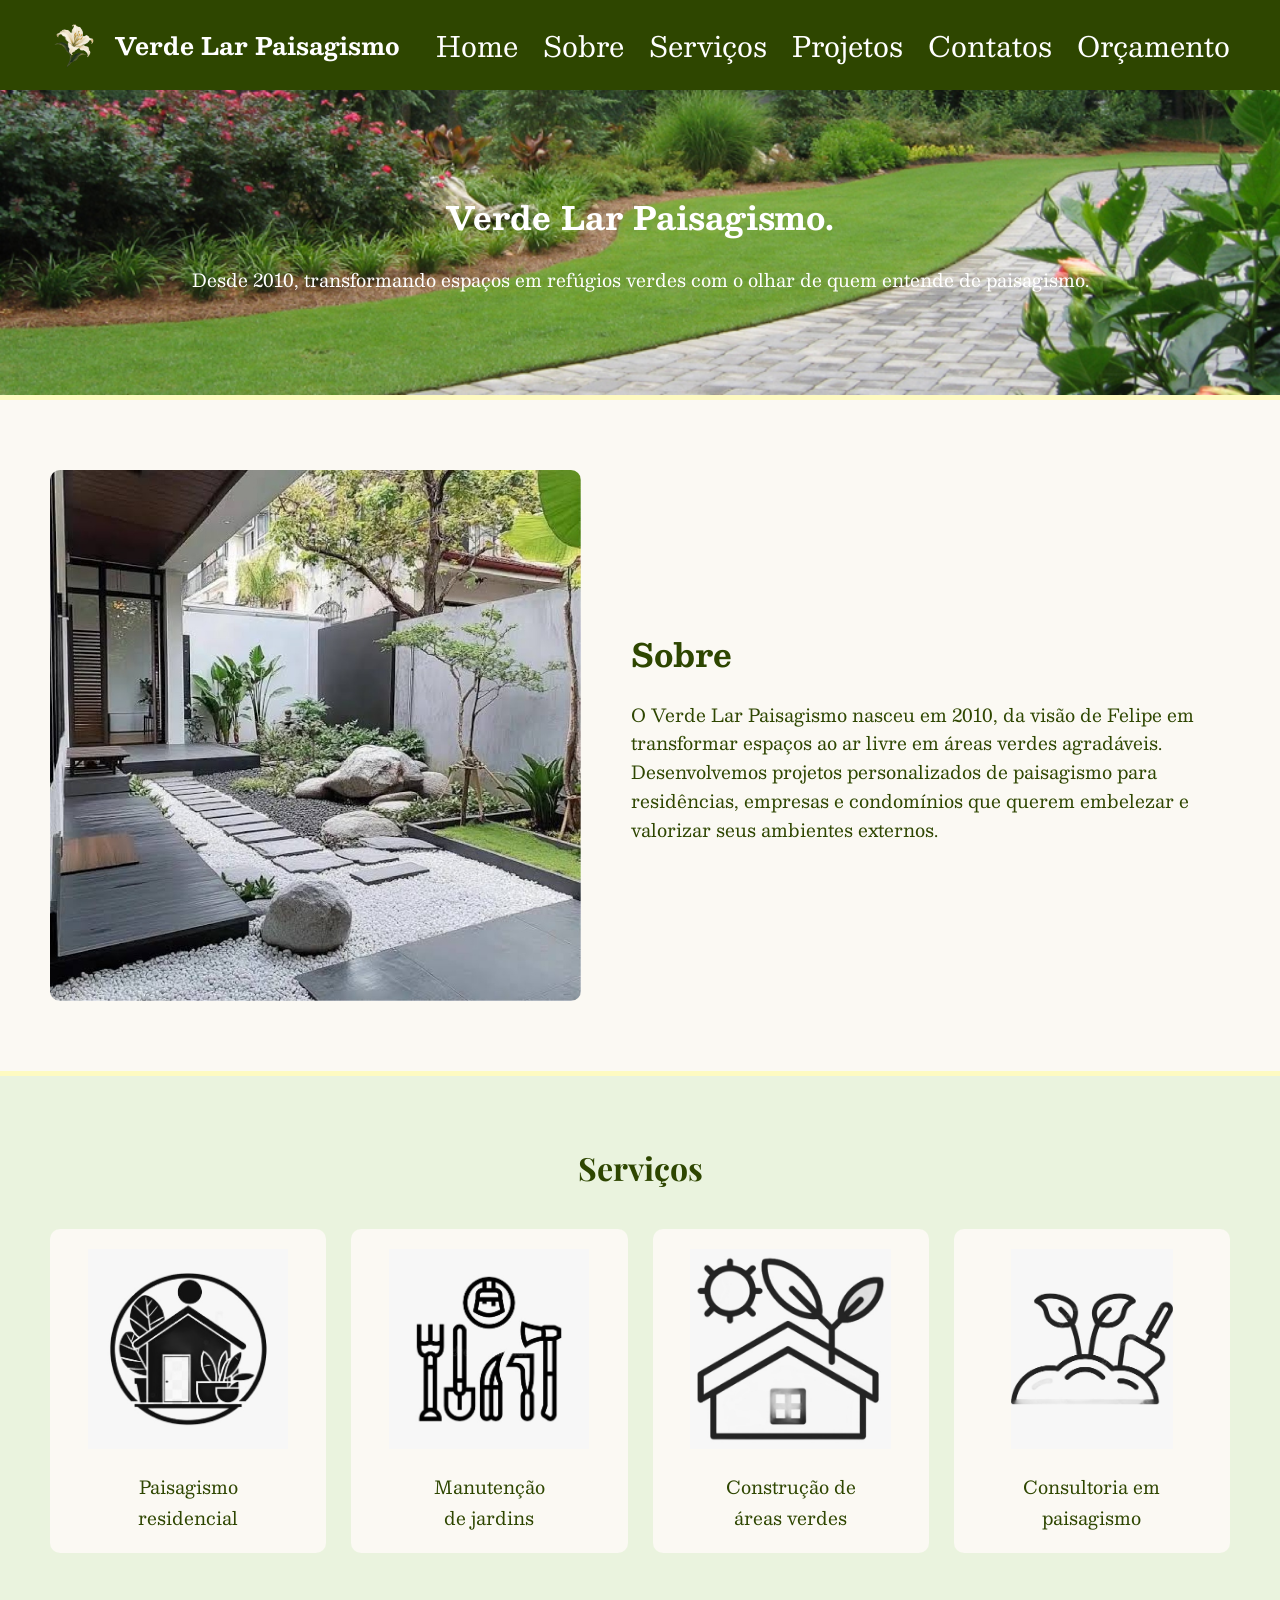
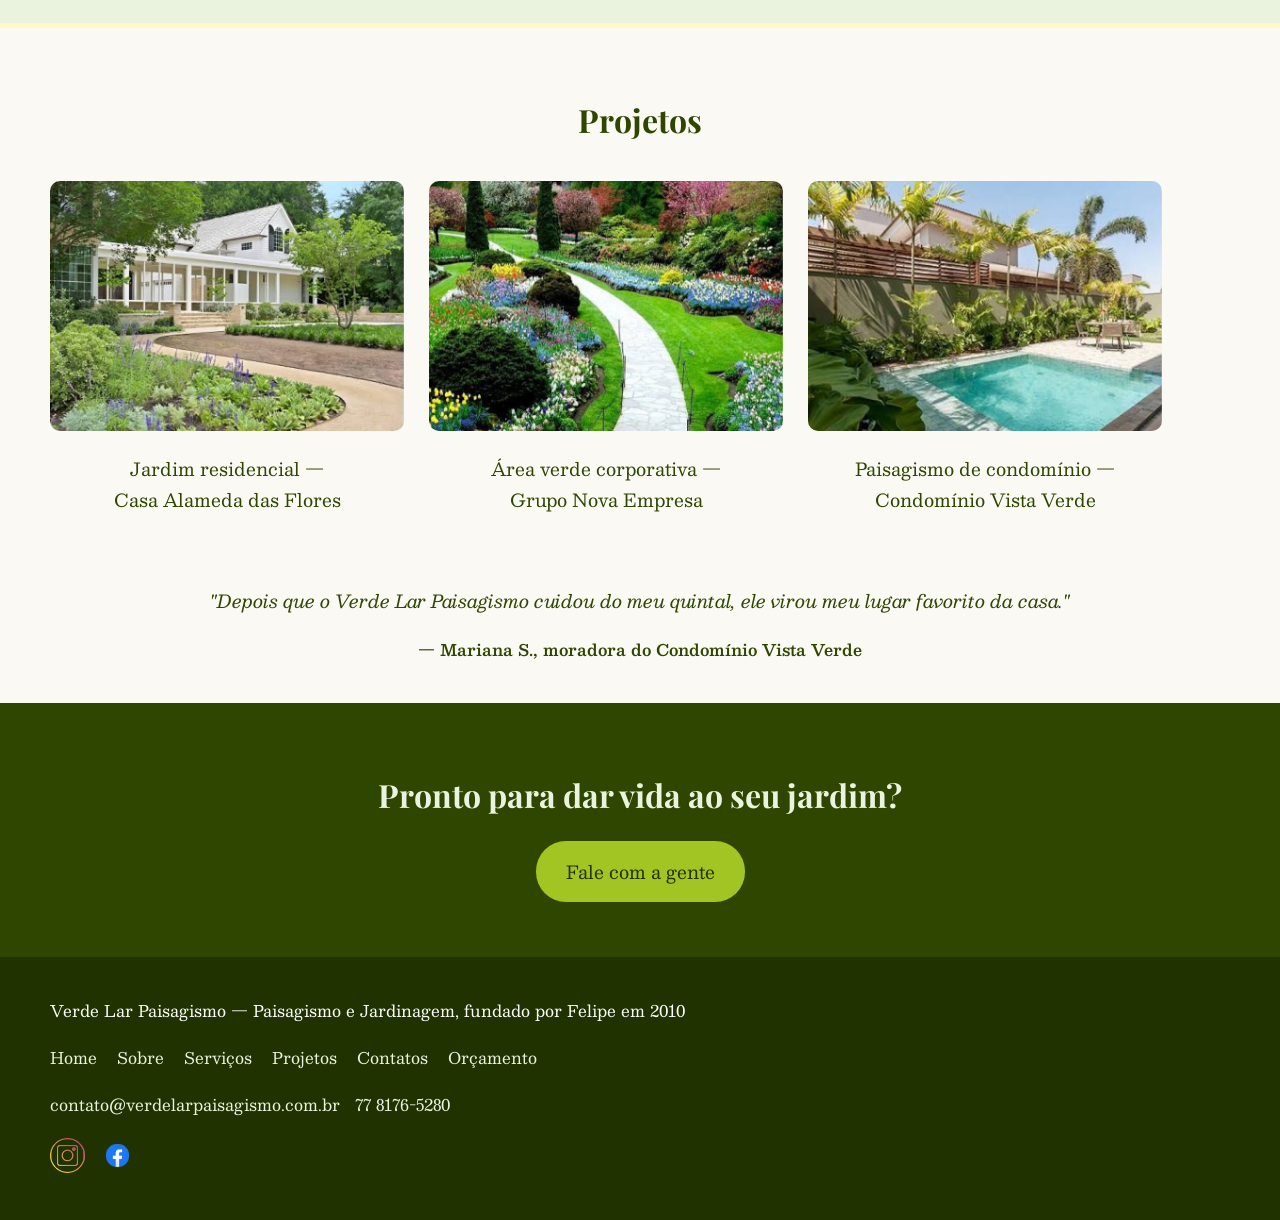
<file: Index.html>
<!DOCTYPE html>
<html lang="pt-br">
<head>
    <meta charset="UTF-8">
    <link rel="stylesheet" href="Estilo.css">
    <title>Verde Lar Paisagismo</title>
</head>
<body>
    <header>
        <div class="logo">
            <img src="Imagens/Flor-Logo.png" alt="Logo Verde Lar Paisagismo">
            <h1>Verde Lar Paisagismo</h1>
        </div>
        <nav id="menu">
            <ul>
                <li><a href="index.html">Home</a></li>
                <li><a href="#sobre">Sobre</a></li>
                <li><a href="Servico.html">Serviços</a></li>
                <li><a href="#projetos">Projetos</a></li>
                <li><a href="Contato.html" id="contato.html">Contatos</a></li>
                <li><a href="#menu">Orçamento</a></li>
            </ul>
        </nav>
    </header>
    <main>
        <section id="banner">
            <h2>Verde Lar Paisagismo.</h2>
            <p>Desde 2010, transformando espaços em refúgios verdes com o olhar de quem entende de paisagismo.</p>
        </section>
        <section id="sobre">
            <img src="Imagens/Jardim-Residencial.jpeg" alt="Jardim residencial">
            <div>
                <h2>Sobre</h2>
                <p>O Verde Lar Paisagismo nasceu em 2010, da visão de Felipe
                em transformar espaços ao ar livre em áreas verdes agradáveis.
                Desenvolvemos projetos personalizados de paisagismo para
                residências, empresas e condomínios que querem embelezar
                e valorizar seus ambientes externos.</p>
            </div>
        </section>
        <section id="servicos">
            <h2>Serviços</h2>
            <div class="servicos">
                <div>
                    <img src="Imagens/Paisagismo-Residencial.jpeg" alt="Paisagismo residencial">
                    <p>Paisagismo<br>residencial</p>
                </div>
                <div>
                    <img src="Imagens/Manutenção de jardins.jpeg" alt="Manutenção de jardins">
                    <p>Manutenção<br>de jardins</p>
                </div>
                <div>
                    <img src="Imagens/construção de áreas verdes.jpeg" alt="Construção de áreas verdes">
                    <p>Construção de<br>áreas verdes</p>
                </div>
                <div>
                    <img src="Imagens/consultoria em paisagismo.jpeg" alt="Consultoria em paisagismo">
                    <p>Consultoria em<br>paisagismo</p>
                </div>
            </div>
        </section>
        <section id="projetos">
            <h2>Projetos</h2>
            <div class="projetos">
                <div>
                    <img src="Imagens/Casa alameda das flores.jpeg" alt="Jardim residencial">
                    <p>Jardim residencial —<br>Casa Alameda das Flores</p>
                </div>
                <div>
                    <img src="Imagens/Grupo nova empresa.jpeg" alt="Área verde corporativa">
                    <p>Área verde corporativa —<br>Grupo Nova Empresa</p>
                </div>
                <div>
                    <img src="Imagens/Condomínio vista verde.jpeg" alt="Paisagismo de condomínio">
                    <p>Paisagismo de condomínio —<br>Condomínio Vista Verde</p>
                </div>
            </div>
        </section>   
        <Section id="depoimento">
            <p>"Depois que o Verde Lar Paisagismo cuidou do meu quintal, ele virou meu lugar favorito da casa."</p>
            <p>— Mariana S., moradora do Condomínio Vista Verde</p>
        </Section>
        <section id="cta">
            <h2>Pronto para dar vida ao seu jardim?</h2>
            <a href="Contato.html">Fale com a gente</a>
        </section>
    </main> 
    <footer>
        <p class="empresa">Verde Lar Paisagismo — Paisagismo e Jardinagem, fundado por Felipe em 2010</p>
        <nav class="footer-menu">
            <ul>
                <li><a href="index.html">Home</a></li>
                <li><a href="#sobre">Sobre</a></li>
                <li><a href="Servico.html">Serviços</a></li>
                <li><a href="#projetos">Projetos</a></li>
                <li><a href="Contato.html">Contatos</a></li>
                <li><a href="#menu">Orçamento</a></li>
            </ul>
        </nav>
        <p class="footer-contato">contato@verdelarpaisagismo.com.br</p><p class="footer-contato">77 8176-5280</p>
        <div class="redes-sociais">
            <a href="https://www.instagram.com/"><img src="Imagens/Instagram.png" alt="instagram"></a>
            <a href="https://www.facebook.com/?locale=pt_BR"><img src="Imagens/Facebook.png" alt="facebook"></a>
        </div>
    </footer>
</body>
</html>
</file>
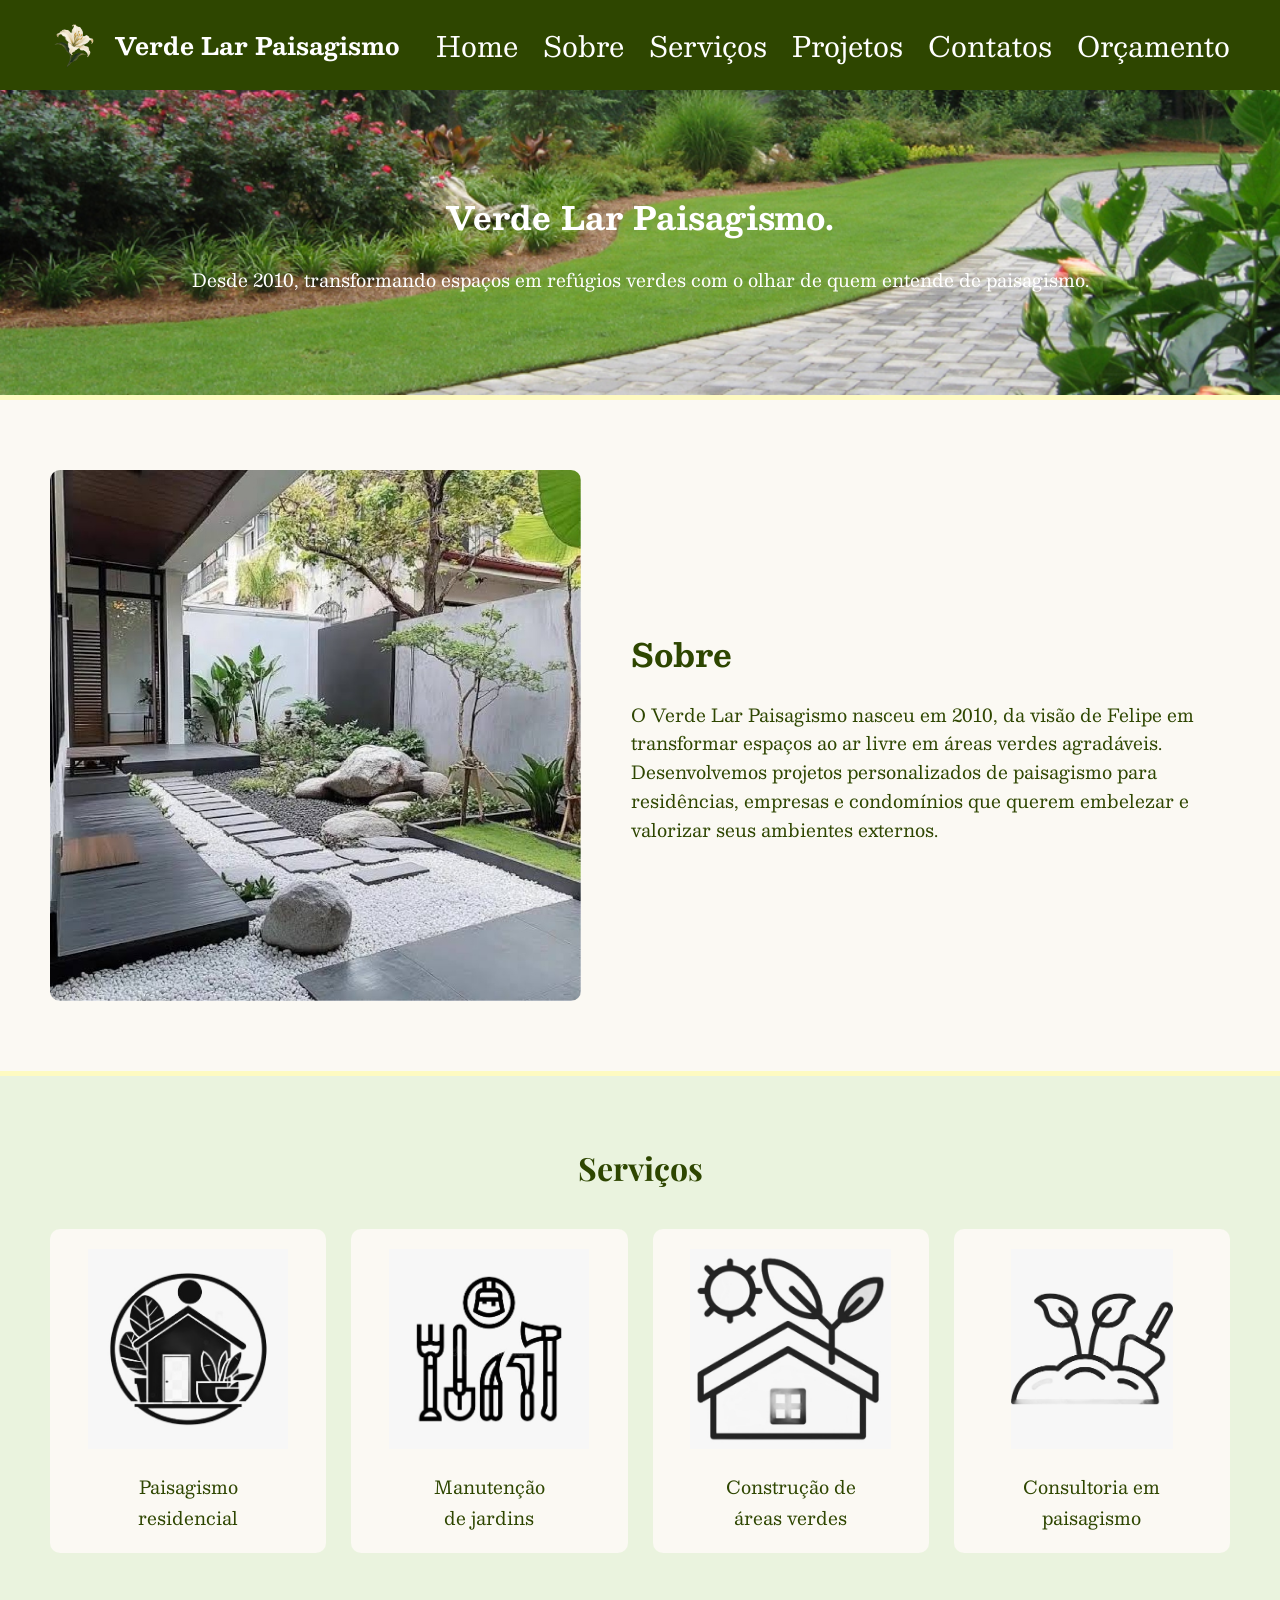
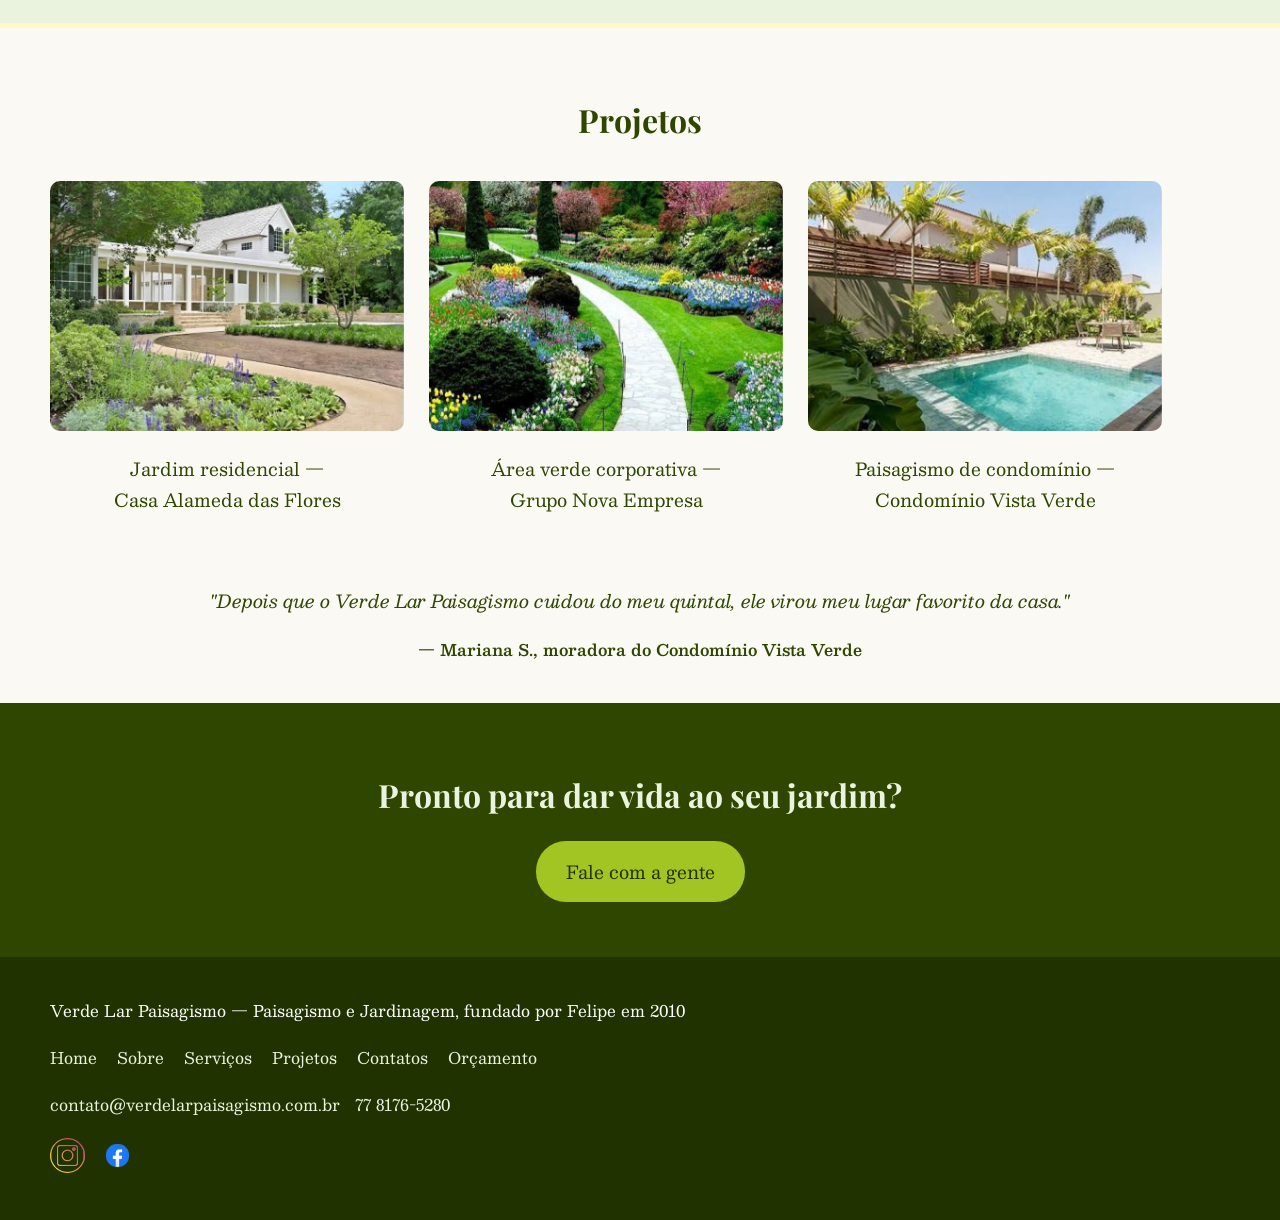
<file: index.html>
<!DOCTYPE html>
<html lang="pt-br">
<head>
    <meta charset="UTF-8">
    <link rel="stylesheet" href="Estilo.css">
    <title>Verde Lar Paisagismo</title>
</head>
<body>
    <header>
        <div class="logo">
            <img src="Imagens/Flor-Logo.png" alt="Logo Verde Lar Paisagismo">
            <h1>Verde Lar Paisagismo</h1>
        </div>
        <nav id="menu">
            <ul>
                <li><a href="index.html">Home</a></li>
                <li><a href="#sobre">Sobre</a></li>
                <li><a href="Servico.html">Serviços</a></li>
                <li><a href="#projetos">Projetos</a></li>
                <li><a href="Contato.html" id="contato.html">Contatos</a></li>
                <li><a href="#menu">Orçamento</a></li>
            </ul>
        </nav>
    </header>
    <main>
        <section id="banner">
            <h2>Verde Lar Paisagismo.</h2>
            <p>Desde 2010, transformando espaços em refúgios verdes com o olhar de quem entende de paisagismo.</p>
        </section>
        <section id="sobre">
            <img src="Imagens/Jardim-Residencial.jpeg" alt="Jardim residencial">
            <div>
                <h2>Sobre</h2>
                <p>O Verde Lar Paisagismo nasceu em 2010, da visão de Felipe
                em transformar espaços ao ar livre em áreas verdes agradáveis.
                Desenvolvemos projetos personalizados de paisagismo para
                residências, empresas e condomínios que querem embelezar
                e valorizar seus ambientes externos.</p>
            </div>
        </section>
        <section id="servicos">
            <h2>Serviços</h2>
            <div class="servicos">
                <div>
                    <img src="Imagens/Paisagismo-Residencial.jpeg" alt="Paisagismo residencial">
                    <p>Paisagismo<br>residencial</p>
                </div>
                <div>
                    <img src="Imagens/Manutenção de jardins.jpeg" alt="Manutenção de jardins">
                    <p>Manutenção<br>de jardins</p>
                </div>
                <div>
                    <img src="Imagens/construção de áreas verdes.jpeg" alt="Construção de áreas verdes">
                    <p>Construção de<br>áreas verdes</p>
                </div>
                <div>
                    <img src="Imagens/consultoria em paisagismo.jpeg" alt="Consultoria em paisagismo">
                    <p>Consultoria em<br>paisagismo</p>
                </div>
            </div>
        </section>
        <section id="projetos">
            <h2>Projetos</h2>
            <div class="projetos">
                <div>
                    <img src="Imagens/Casa alameda das flores.jpeg" alt="Jardim residencial">
                    <p>Jardim residencial —<br>Casa Alameda das Flores</p>
                </div>
                <div>
                    <img src="Imagens/Grupo nova empresa.jpeg" alt="Área verde corporativa">
                    <p>Área verde corporativa —<br>Grupo Nova Empresa</p>
                </div>
                <div>
                    <img src="Imagens/Condomínio vista verde.jpeg" alt="Paisagismo de condomínio">
                    <p>Paisagismo de condomínio —<br>Condomínio Vista Verde</p>
                </div>
            </div>
        </section>   
        <Section id="depoimento">
            <p>"Depois que o Verde Lar Paisagismo cuidou do meu quintal, ele virou meu lugar favorito da casa."</p>
            <p>— Mariana S., moradora do Condomínio Vista Verde</p>
        </Section>
        <section id="cta">
            <h2>Pronto para dar vida ao seu jardim?</h2>
            <a href="Contato.html">Fale com a gente</a>
        </section>
    </main> 
    <footer>
        <p class="empresa">Verde Lar Paisagismo — Paisagismo e Jardinagem, fundado por Felipe em 2010</p>
        <nav class="footer-menu">
            <ul>
                <li><a href="index.html">Home</a></li>
                <li><a href="#sobre">Sobre</a></li>
                <li><a href="Servico.html">Serviços</a></li>
                <li><a href="#projetos">Projetos</a></li>
                <li><a href="Contato.html">Contatos</a></li>
                <li><a href="#menu">Orçamento</a></li>
            </ul>
        </nav>
        <p class="footer-contato">contato@verdelarpaisagismo.com.br</p><p class="footer-contato">77 8176-5280</p>
        <div class="redes-sociais">
            <a href="https://www.instagram.com/"><img src="Imagens/Instagram.png" alt="instagram"></a>
            <a href="https://www.facebook.com/?locale=pt_BR"><img src="Imagens/Facebook.png" alt="facebook"></a>
        </div>
    </footer>
</body>
</html>
</file>
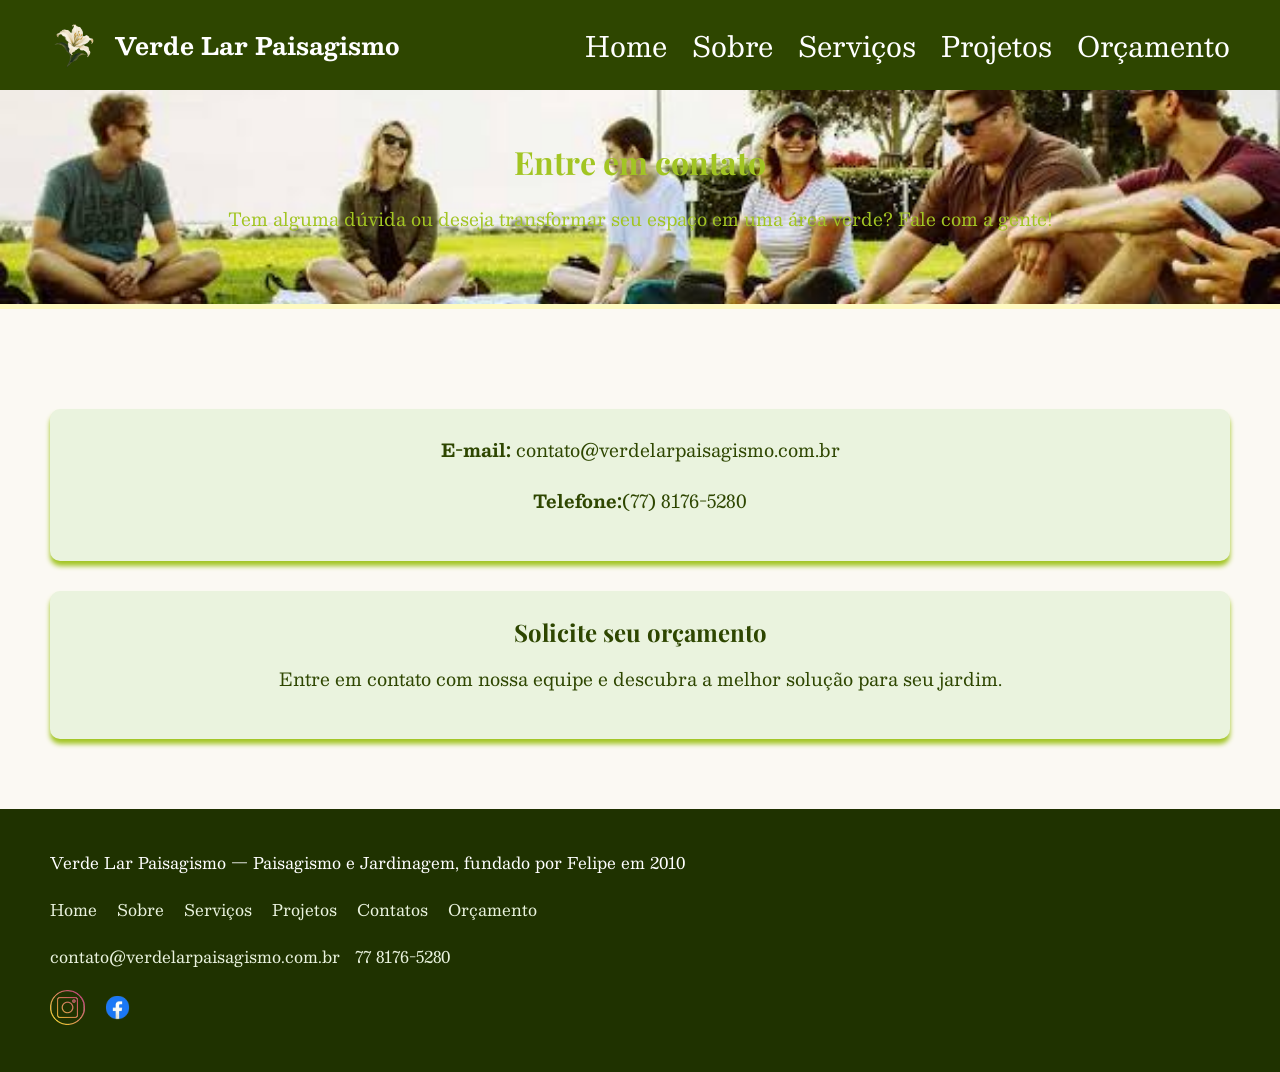
<file: Contato.html>
<!DOCTYPE html>
<html lang="pt-br">
<head>
    <meta charset="UTF-8">
    <link rel="stylesheet" href="Estilo.css">
    <title>Entre em contato</title>
</head>
<body>
    <header>
        <div class="logo">
            <img src="Imagens/Flor-Logo.png" alt="Logo Verde Lar Paisagismo">
            <h1>Verde Lar Paisagismo</h1>
        </div>
        <nav id="menu">
            <ul>
                <li><a href="index.html">Home</a></li>
                <li><a href="index.html">Sobre</a></li>
                <li><a href="Servico.html">Serviços</a></li>
                <li><a href="index.html">Projetos</a></li>
                <li><a href="index.html">Orçamento</a></li>
            </ul>
        </nav>
    </header>
    <main>
        <section id="banner-contato">
            <h2>Entre em contato</h2>
            <p>Tem alguma dúvida ou deseja transformar seu espaço em uma área verde? Fale com a gente!</p>
        </section>
        <section id="contato">
            <div class="informacoes-contato">
                <p><strong>E-mail:</strong> contato@verdelarpaisagismo.com.br</p>
                <p><strong>Telefone:</strong>(77) 8176-5280</p>
            </div>
            <div>
                <h3>Solicite seu orçamento</h3>
                <p>Entre em contato com nossa equipe e descubra a melhor solução para seu jardim.
                </p>
            </div>
        </section>
    </main>
    <footer>
        <p class="empresa">Verde Lar Paisagismo — Paisagismo e Jardinagem, fundado por Felipe em 2010</p>
        <nav class="footer-menu">
            <ul>
                <li><a href="index.html">Home</a></li>
                <li><a href="index.html">Sobre</a></li>
                <li><a href="Servico.html">Serviços</a></li>
                <li><a href="index.html">Projetos</a></li>
                <li><a href="Contato.html">Contatos</a></li>
                <li><a href="#menu">Orçamento</a></li>
            </ul>
        </nav>
        <p class="footer-contato">contato@verdelarpaisagismo.com.br</p><p class="footer-contato">77 8176-5280</p>
        <div class="redes-sociais">
            <a href="https://www.instagram.com/"><img src="Imagens/Instagram.png" alt="instagram"></a>
            <a href="https://www.facebook.com/?locale=pt_BR"><img src="Imagens/Facebook.png" alt="facebook"></a>
        </div>
    </footer>
</body>
</html>
</file>
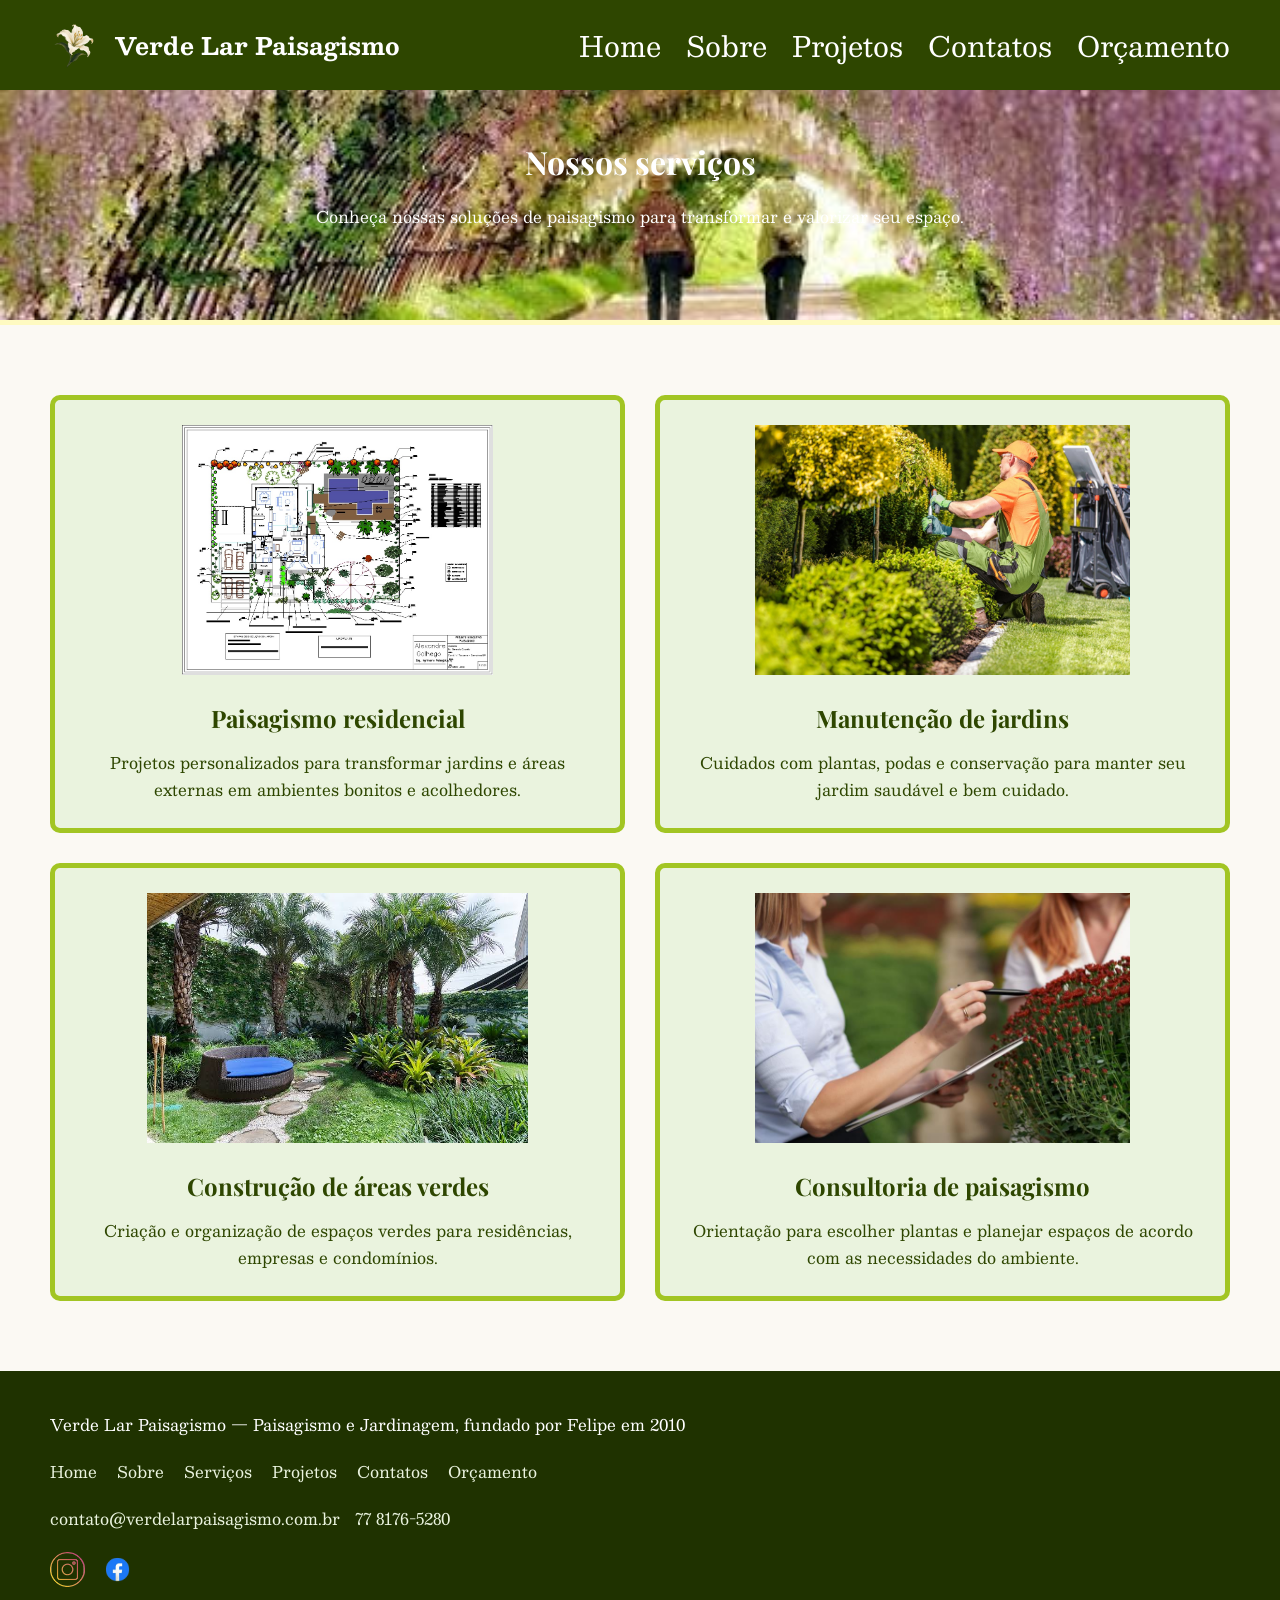
<file: Servico.html>
<!DOCTYPE html>
<html lang="pt-br">
<head>
    <meta charset="UTF-8">
    <link rel="stylesheet" href="Estilo.css">
    <title>Verde Lar Paisagismo</title>
</head>
<body>
    <header>
        <div class="logo">
            <img src="Imagens/Flor-Logo.png" alt="Logo Verde Lar Paisagismo">
            <h1>Verde Lar Paisagismo</h1>
        </div>
        <nav id="menu">
            <ul>
                <li><a href="index.html">Home</a></li>
                <li><a href="index.html">Sobre</a></li>
                <li><a href="index.html">Projetos</a></li>
                <li><a href="Contato.html" id="contato.html">Contatos</a></li>
                <li><a href="index.html">Orçamento</a></li>
            </ul>
        </nav>
    </header>
    <main>
        <section id="banner-servico">
            <h2>Nossos serviços</h2>
            <p>Conheça nossas soluções de paisagismo para transformar e valorizar seu espaço.</p>
        </section>
        <section id="pagina-servico">
            <div class="lista-servico">
                <div>
                    <a href=""> <img src="Imagens/Projeto de paisagismo residencial.jpg" alt="Projeto de Paisagismo-Residencial"></a>
                    <h3>Paisagismo residencial</h3>
                    <p>Projetos personalizados para transformar jardins e áreas externas em ambientes bonitos e acolhedores.</p>
                </div>
                <div>
                    <a href=""> <img src="Imagens/Serviço de manutenção de jardins.jpeg" alt="Manutenção de jardins"></a>
                    <h3>Manutenção de jardins</h3>
                    <p>Cuidados com plantas, podas e conservação para manter seu jardim saudável e bem cuidado.</p>
                </div>
                <div>
                    <a href=""><img src="Imagens/Serviço de áreas verdes.jpg" alt="Construção de áreas verdes"></a>
                    <h3>Construção de áreas verdes</h3>
                    <p>Criação e organização de espaços verdes para residências, empresas e condomínios.</p>
                </div>
                <div>
                    <a href=""><img src="Imagens/Serviço de consultoria de paisagismo.jpg" alt="Consultoria de paisagismo"></a>
                    <h3>Consultoria de paisagismo</h3>
                    <p>Orientação para escolher plantas e planejar espaços de acordo com as necessidades do ambiente.</p>
                </div>
            </div>
        </section>
    </main>
     <footer>
        <p class="empresa">Verde Lar Paisagismo — Paisagismo e Jardinagem, fundado por Felipe em 2010</p>
        <nav class="footer-menu">
            <ul>
                <li><a href="index.html">Home</a></li>
                <li><a href="index.html">Sobre</a></li>
                <li><a href="Servico.html">Serviços</a></li>
                <li><a href="index.html">Projetos</a></li>
                <li><a href="Contato.html">Contatos</a></li>
                <li><a href="#menu">Orçamento</a></li>
            </ul>
        </nav>
        <p class="footer-contato">contato@verdelarpaisagismo.com.br</p><p class="footer-contato">77 8176-5280</p>
        <div class="redes-sociais">
            <a href="https://www.instagram.com/"><img src="Imagens/Instagram.png" alt="instagram"></a>
            <a href="https://www.facebook.com/?locale=pt_BR"><img src="Imagens/Facebook.png" alt="facebook"></a>
        </div>
    </footer>
</body>
</html>
</file>
<file: Estilo.css>
@import url('https://fonts.googleapis.com/css2?family=Besley:ital,wght@0,500;0,600;1,500&family=Playfair+Display:wght@400;500;600&display=swap');/*importa recursos externos para o css*/

*{
margin:0;/*Define o espaço externo de um elemento*/
padding:0;/*Define o espaço interno de um elento(entre o conteúdo e a borda)*/
box-sizing:border-box;/*Faz com que o tamnho definido para um elemento já considere o conteúdo + padding + borda,facilitando o controle dos tamanhos*/
}
body{
background-color: #FBF9F3;/*Define a *cor de fundo* de um elemento.*/
font-family: Besley, serif;/*Define a fonte(o tipo de letra) usada no texto*/
color: #2E4600;/*Define a cor do texto*/
}
header{
background-color:#2E4600;
display: flex;/*Display: Define como os elementos serão organizados/exibidos; 
Flex: Organiza os elementos de forma flexível, geralmente em linha ou coluna*/
align-items: center;/*Define como os elementos ficam alinhados no sentido contrário ao principal dentro do flexbox*/
justify-content: space-between;/*justify-content: Define como os elementos são distribuídos no espaço disponível; Space-between: Coloca u elemento de um lado e outro do outro lado,distribuindo o espaço entre eles*/
padding: 20px 50px;
}
.logo{
display: flex;
align-items: center;
}
.logo img{
width: 50px;/*Define a largura de um elemento*/
margin-right: 15px;
}
.logo h1{
color: #FFFFFF;/*Define a cor do texto*/
font-size: 24px;/*Define o tamanho da letra*/
}
#menu ul{
display: flex;
list-style: none;/*Define o estilo dos marcadores de uma lista*/
gap: 25px;/*Define o espaço entre os elementos dentro dee um flexbox ou grid*/
}
#menu a{
color: #FFFFFF;
text-decoration: none;/*Define a decoração do texto,como sublinhado(ex:none=tira o sublinhado)*/
font-size: 28px;
}
#menu a:hover{/*:hover: É usado para mudar a aparência de um elemento quando o mouse passar por cima dele*/
color: #A2C523;
}
#banner{
background-image: url("Imagens/paissagem\ de\ fundo.jpg");
background-size: cover;
background-position: center bottom;
padding: 100px 50px;
text-align: center;/*Define o alinhamento do texto*/
border-bottom: 5px solid #FEFAC1;
}
#banner h2{
color: #FFFFFF;
font-size: 32px;
margin-bottom: 20px;/*DEfine o espaço externo EMBAIXO do elemento*/
}
#banner p{
color: #FFFFFF;
font-size: 18px;
}
#sobre{
background-color: #FBF9F3;
display: flex;
align-items: center;
gap: 50px;
padding: 70px 50px;
border-bottom: 5px solid #FEFAC1;
}
#sobre img{
width: 45%;
border-radius:10px;
}
#sobre div{
width: 55%;
}
#sobre h2{
color: #2E4600;
font-size: 32px;
margin-bottom: 20px;
}
#sobre p{
font-size: 18px;
line-height: 1.6;/*Define o espaçamento entre as linhas de texto*/
}
#servicos{
background-color: #EAF3DE;
padding: 70px 50px;/*Cria espaço interno.São 70px em cima e embaixo e 50px nas laterais.Isso evita que o conteúdo fique grudado nas bordas*/
border-bottom: 5px solid #FEFAC1;
}
#servicos h2{
font-family: 'Playfair Display',serif;
color: #2E4600;
text-align: center;
font-size: 32px;
margin-bottom: 40px;/*Deixa um espaço de 40px entre o título e os elementos*/
}
.servicos{
display: grid;/*Organiza os elementos em linha e colunas(tranforma ".serviços" em uma grade)*/
grid-template-columns: repeat(4, 1fr);/*define quantas colunas a grade terá(cria 4 colunas iguais)*/
gap: 25px;
}
.servicos > div{/*>div: Seleciona os div que estão diretamene dentro de .serviços*/
background-color:#FBF9F3;
padding: 20px;
text-align: center;
border-radius: 10px;
}
.servicos img{
width: 100%;
height:200px;/*Define uma altura para o elemento*/
object-fit: contain;/*object-fit: coloca uma imagem dentro de um espaço definido em que podemos controlar o tamanho;contain: Redimensiona a imagem mantendo a proporção original para que ela caiba inteira dentro do contêiner, sem cortes e sem distorção*/
}
.servicos p{
font-family: 'Besley',serif;
color: #2E4600;
font-size: 18px;
margin-top: 15px;/*Coloca espaço enre a imagem e o texto(já que a imagem ficará acima)*/
}
#projetos{
background-color: #FBF9F3;
padding: 70px 50px;
}
#projetos h2{
font-family: 'Playfair Display', serif;
color: #2E4600;
text-align: center;
font-size: 32px;
margin-bottom: 40px;
}
.projetos{
display: flex;
gap: 25px;
}
.projetos > div{
width: 30%;
text-align: center;
}
.projetos img{
width: 100%;
height: 250px;
object-fit: cover;/*Faz a imagem preencher esse espaço sem ficar deformada*/
border-radius:10px;
}
.projetos p{
font-family: 'Besley', serif;
color: #2E4600;
font-size: 18px;
margin-top: 15px;
}
#depoimento p:first-child{/*frist-child: Seleciona o primeiro elemento filho dentro de outro elemento*/
font-family: 'Besley', serif;
text-align: center;
font-size: 18px;
font-style: italic;/*Deine o estilo da letra,como normal ou italic*/
margin-bottom: 20px;
}
#depoimento p:last-child{/*Seleciona o último elemento filho dentro de outro elemento.Serve para aplicar estilos específicos ao último elemento*/
text-align: center;
font-size: 16px;
font-weight: 600;
margin-bottom: 40px;
}
#cta{
background-color: #2E4600;
padding: 70px 50px;
text-align: center;
}
#cta h2{
color: #EAF3DE;
font-family: 'Playfair Display', serif;
font-size: 32px;
margin-bottom: 40px;
}
#cta a{
background-color: #A2C523;
color: #1F3200;
font-family: 'Besley',serif;
text-decoration: none;
padding: 15px 30px;/*Cria espaço interno.São 15px em cima e embaixo e 30px nas laterais.Isso evita que o conteúdo fique grudado nas bordas*/
font-size: 18px;
border-radius:30px;
}
#cta a:hover{
background-color: #1F3200 ;
color: #A2C523;
}
footer{
background-color: #1F3200;
color: #FFFFFF;
padding: 40px 50px;
}
.empresa{
font-family: 'Besley',serif;
font-size: 16px;
margin-bottom: 20px;/*Define o espaço externo EMBAIXO do elemento*/
}
.footer-menu ul{
display: flex;
gap: 20px;
margin-top: 20px;
margin-bottom: 20px;
list-style: none;/*Define o estilo dos marcadores de uma lista*/
}
.footer-menu a{
font-family: 'Besley',serif;
color: #EAF3DE; 
text-decoration: none;/*Define a decoração do texto,como sublinhado(ex:none=tira o sublinhado)*/
}
.footer-menu a:hover{
color: #A2C523;
}
.footer-contato{
font-family: 'Besley',serif;
color: #EAF3DE;
display: inline;
margin-right: 15px;/*Espaço entre os textos*/
}
.redes-sociais{
display: flex;
text-align: right;
gap: 15px;
margin-top: 20px;
}
.redes-sociais img{
width: 35px;
height: 35px;
object-fit: contain;
}
#banner-contato{
background-image: url("Imagens/Banner\ de\ contato.jpg");
background-size: cover;
background-position: center;
padding: 50px 25px;
text-align: center;
border-bottom: 5px solid #FEFAC1;
}
#banner-contato h2{
font-family: 'Playfair Display', serif;
color: #A2C523;
font-size: 32px;
margin-bottom: 20px;
}
#banner-contato p{
color: #A2C523;
font-size: 18px;
margin-bottom: 20px;
}
#contato{
background-color:#FBF9F3;
padding: 70px 50px;/*70px espaço interno na vertical:em cima e embaixo.50px espaço interno na horizontal:à esquerda e à direita*/
text-align: center;
}
#contato div{
background-color: #EAF3DE;
padding: 25px;
margin-top: 30px;
border-radius: 10px;
box-shadow: 0px 5px 5px #A2C523;/*0px deslocamento horizontal;3px deslocamento vertical;5px desfoque;#A2C523 define a cor*/
}
#contato p{
font-size: 18px;
margin-bottom: 20px;
}
#contato h3{
font-family: 'Playfair Display', serif;
color: #2E4600;
font-size: 24px;
margin-bottom: 15px;
}
#banner-servico{
background-image: url("Imagens/Banner\ de\ serviço.jpg");
background-size: cover;
background-position: center;
padding: 50px 25px;
text-align: center;/*Define o alinhamento do texto*/
border-bottom: 5px solid #FEFAC1;
}
#banner-servico h2{
font-family: 'Playfair Display', serif;
color: #FFFFFF;
font-size: 32px;
margin-bottom: 20px;
text-align: center;
}
#banner-servico p{
color: #FFFFFF;
margin-bottom: 40px;
text-align: center;
}
#pagina-servico{
background-color: #FBF9F3;
padding: 70px 50px;
text-align: center;
}
#pagina-servico > p{
font-size: 18px;
margin-bottom: 40px;
}
.lista-servico{
display: grid;
grid-template-columns: repeat(2, 1fr);/*repeat(2, ...): indica que queremos repetir a mesma configuração duas vezes, ou seja, criar 2 colunas; 1fr: significa uma fração do espaço disponível. Como as duas colunas usam 1fr, elas dividem o espaço igualmente*/
gap: 30px;
}
.lista-servico div{
background-color: #EAF3DE;
padding: 25px;
border-radius: 10px;
text-align: center;
border: 5px solid #A2C523;
}
.lista-servico img{
width: 100%;
height: 250px;
object-fit: cover;
object-fit: contain;
}
.lista-servico h3{
font-family: 'Playfair Display', serif;
color: #2E4600;
font-size: 24px;
margin-top: 20px;
margin-bottom: 15px;
}
</file>
